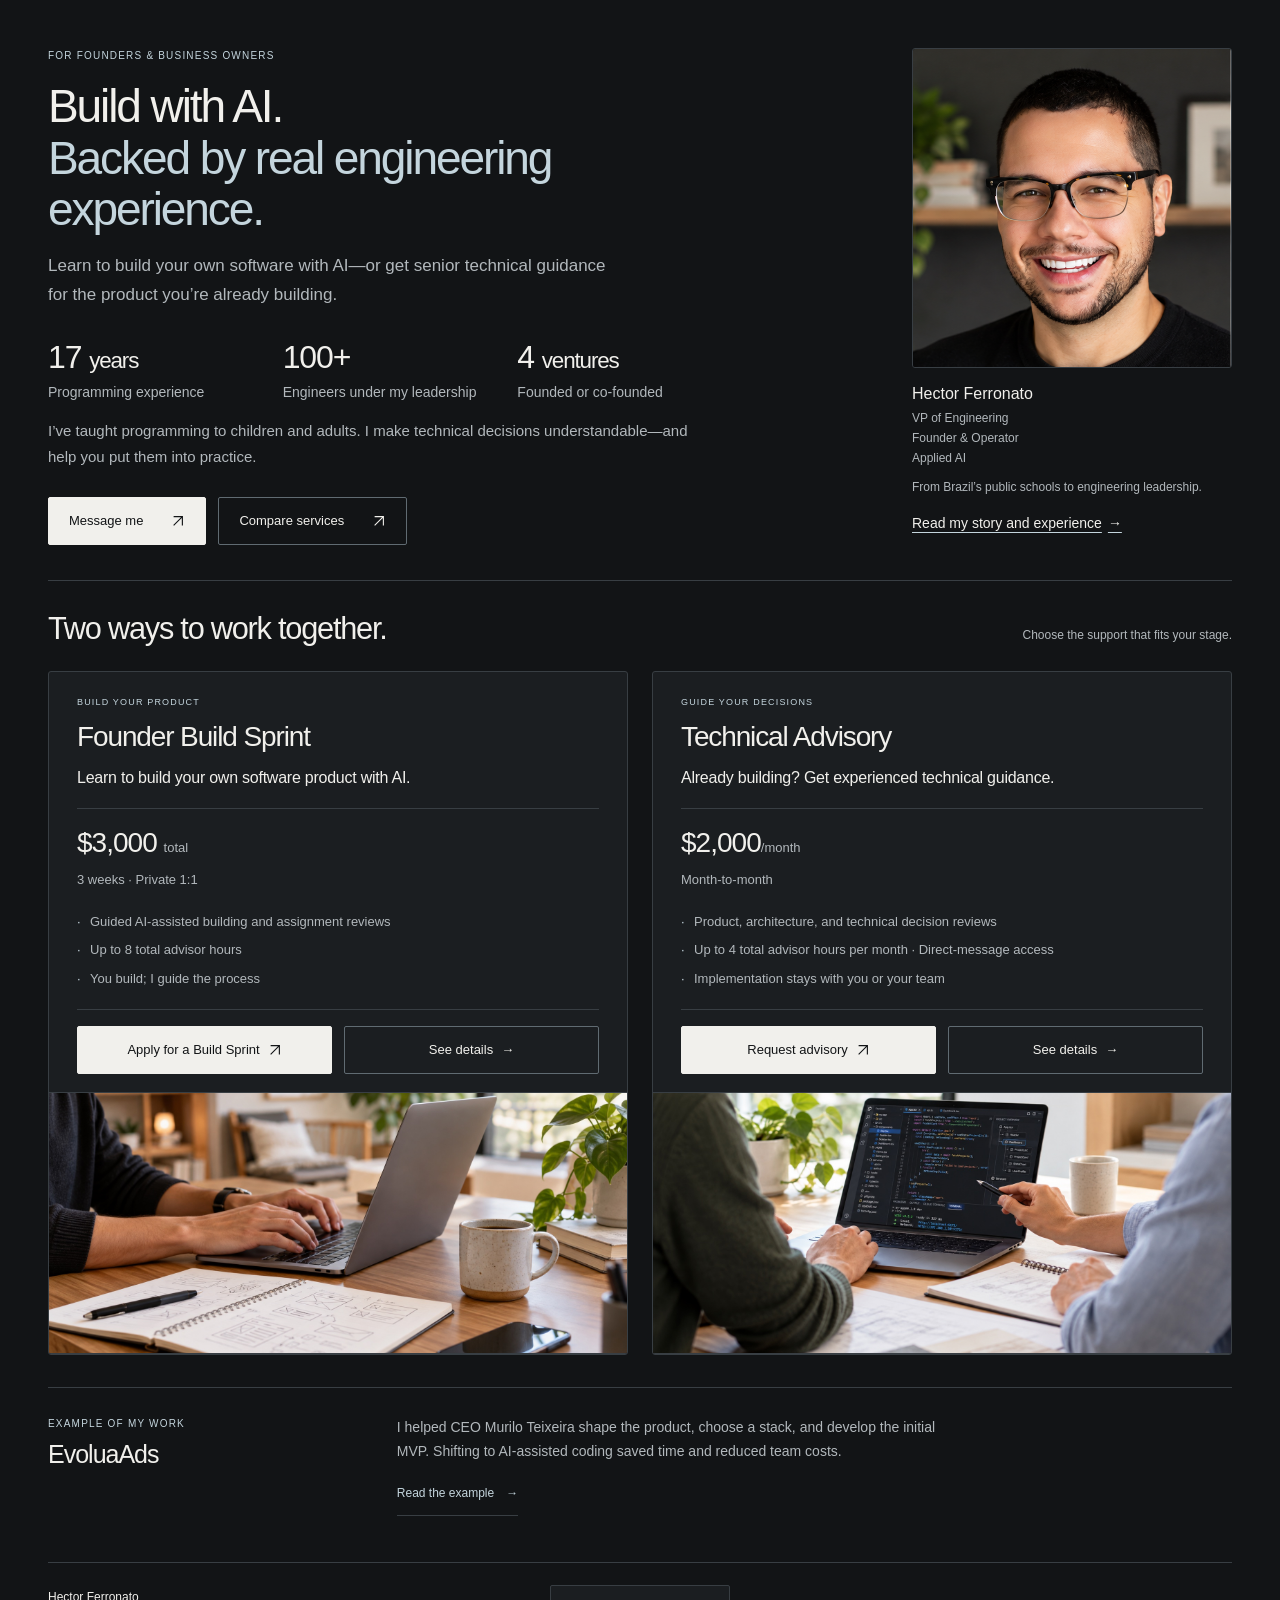
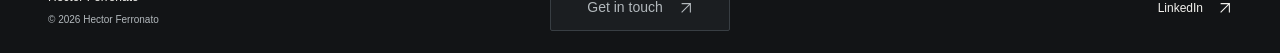
<file: index.html>
<!doctype html><html lang="en"><head><meta charset="utf-8"><meta name="viewport" content="width=device-width, initial-scale=1"><title>Hector Ferronato | Independent Technical Advisory</title><meta name="description" content="Build with AI. Backed by real engineering experience. Founder Build Sprint: $3,000 / 3 weeks. Technical Advisory: $2,000/month. Independent guidance from Hector Ferronato."><meta name="theme-color" content="#121416"><link rel="canonical" href="https://hectorferronato.github.io/tech_advisor_landing_page/"><meta property="og:type" content="website"><meta property="og:title" content="Hector Ferronato | Independent Technical Advisory"><meta property="og:description" content="Build with AI. Backed by real engineering experience. Founder Build Sprint: $3,000 / 3 weeks. Technical Advisory: $2,000/month. Independent guidance from Hector Ferronato."><meta property="og:url" content="https://hectorferronato.github.io/tech_advisor_landing_page/"><meta property="og:image" content="https://hectorferronato.github.io/tech_advisor_landing_page/assets/social.png?v=20261029-pricing-1"><meta name="twitter:card" content="summary_large_image"><link rel="icon" href="assets/favicon.svg" type="image/svg+xml"><link rel="stylesheet" href="assets/style.css?v=20261030-service-portraits-1"><script defer src="assets/config.js?v=20261030-results-1"></script><script defer src="assets/site.js?v=20261030-results-1"></script><script defer src="assets/forms.js?v=20261029-proof-popup-1"></script></head><body class="homepage">
<a class="skip" href="#main">Skip to content</a>
<main id="main" tabindex="-1">
<section class="hero wrap" aria-labelledby="intro-title">
  <div class="hero-layout">
    <div class="hero-message">
      <p class="eyebrow">FOR FOUNDERS &amp; BUSINESS OWNERS</p>
      <h1 id="intro-title">Build with AI.<br><span>Backed by real engineering experience.</span></h1>
      <p class="hero-support">Learn to build your own software with AI—or get senior technical guidance for the product you’re already building.</p>
      <a class="mobile-service-link" href="#services">Choose your service <span aria-hidden="true">↓</span></a>
    </div>
    <figure class="hero-profile">
      <div class="hero-portrait" data-portrait><img src="assets/hector-profile.png?v=20261030-new-portrait-1" alt="Hector Ferronato" width="584" height="887" decoding="async" fetchpriority="high"></div>
      <figcaption><div class="profile-identity"><p>Hector Ferronato</p><span>VP of Engineering<br>Founder &amp; Operator<br>Applied AI</span></div><p class="profile-story">From Brazil’s public schools to engineering leadership.</p><a class="background-link" href="experience.html">Read my story and experience <span aria-hidden="true">→</span></a></figcaption>
    </figure>
    <div class="hero-evidence">
      <!-- User-supplied credentials; update programming years manually. -->
      <ul class="hero-proof" aria-label="Experience at a glance">
        <li><strong>17 <span class="proof-unit">years</span></strong><span class="proof-label">Programming experience</span></li>
        <li><strong>100+</strong><span class="proof-label">Engineers under my leadership</span></li>
        <li><strong>4 <span class="proof-unit">ventures</span></strong><span class="proof-label">Founded or co-founded</span></li>
      </ul>
      <p class="hero-teaching">I’ve taught programming to children and adults. I make technical decisions understandable—and help you put them into practice.</p>
    </div>
    <div class="hero-actions">
      <a class="button" data-inquiry href="https://tally.so/r/Eqq29l" target="_blank" rel="noopener noreferrer">Message me <svg class="arrow-icon" aria-hidden="true" viewBox="0 0 16 16" fill="none"><path d="M3 13 13 3M3 3h10v10" stroke="currentColor" stroke-width="1.25"/></svg></a>
      <a class="button secondary" href="#services">Compare services <svg class="arrow-icon" aria-hidden="true" viewBox="0 0 16 16" fill="none"><path d="M3 13 13 3M3 3h10v10" stroke="currentColor" stroke-width="1.25"/></svg></a>
    </div>
  </div>
</section>
<section class="services wrap" id="services" aria-labelledby="services-title">
  <div class="section-heading"><h2 id="services-title">Two ways to work together.</h2><p>Choose the support that fits your stage.</p></div>
  <nav class="service-jumps" aria-label="Jump to a service">
    <a href="#build-title">Founder Build Sprint <span aria-hidden="true">↓</span></a>
    <a href="#advisory-title">Technical Advisory <span aria-hidden="true">↓</span></a>
  </nav>
  <div class="service-panels">
    <article class="service-panel" aria-labelledby="build-title">
      <div class="panel-heading"><p class="eyebrow">BUILD YOUR PRODUCT</p><h3 id="build-title">Founder Build Sprint</h3></div>
      <p class="service-audience">Learn to build your own software product with AI.</p>
      <div class="engagement"><p class="price">$3,000 <span>total</span></p><p class="engagement-duration">3 weeks · Private 1:1</p></div>
      <ul class="service-scope">
        <li>Guided AI-assisted building and assignment reviews</li>
        <li>Up to 8 total advisor hours</li>
        <li>You build; I guide the process</li>
      </ul>
      <div class="panel-actions">
        <a class="button" data-apply="build" aria-describedby="build-title" href="https://tally.so/r/J11QEz" target="_blank" rel="noopener noreferrer">Apply for a Build Sprint <svg class="arrow-icon" aria-hidden="true" viewBox="0 0 16 16" fill="none"><path d="M3 13 13 3M3 3h10v10" stroke="currentColor" stroke-width="1.25"/></svg></a>
        <a class="button secondary panel-details" aria-describedby="build-title" href="founder-build-sprint.html">See details <span aria-hidden="true">→</span></a>
      </div>
      <div class="service-photo-frame" data-service-media="build"><img class="service-photo" data-service-image="build" src="assets/hector-building.jpg?v=20261030-service-images-1" alt="AI-generated illustrative scene of hands working on a laptop beside product sketches" width="1672" height="941" loading="lazy" decoding="async"></div>
    </article>
    <article class="service-panel" aria-labelledby="advisory-title">
      <div class="panel-heading"><p class="eyebrow">GUIDE YOUR DECISIONS</p><h3 id="advisory-title">Technical Advisory</h3></div>
      <p class="service-audience">Already building? Get experienced technical guidance.</p>
      <div class="engagement"><p class="price">$2,000<span>/month</span></p><p class="engagement-duration">Month-to-month</p></div>
      <ul class="service-scope">
        <li>Product, architecture, and technical decision reviews</li>
        <li>Up to 4 total advisor hours per month · Direct-message access</li>
        <li>Implementation stays with you or your team</li>
      </ul>
      <div class="panel-actions">
        <a class="button" data-apply="advisory" aria-describedby="advisory-title" href="https://tally.so/r/DqqjEj" target="_blank" rel="noopener noreferrer">Request advisory <svg class="arrow-icon" aria-hidden="true" viewBox="0 0 16 16" fill="none"><path d="M3 13 13 3M3 3h10v10" stroke="currentColor" stroke-width="1.25"/></svg></a>
        <a class="button secondary panel-details" aria-describedby="advisory-title" href="technical-advisory.html">See details <span aria-hidden="true">→</span></a>
      </div>
      <div class="service-photo-frame" data-service-media="advisory"><img class="service-photo" data-service-image="advisory" src="assets/hector-advisory.jpg?v=20261030-results-1" alt="AI-generated illustrative scene of two people reviewing software code on a laptop" width="1672" height="941" loading="lazy" decoding="async"></div>
    </article>
  </div>
  <aside class="work-example" aria-labelledby="home-example-title">
    <div><p class="eyebrow">EXAMPLE OF MY WORK</p><h3 id="home-example-title">EvoluaAds</h3></div>
    <div><p>I helped CEO Murilo Teixeira shape the product, choose a stack, and develop the initial MVP. Shifting to AI-assisted coding saved time and reduced team costs.</p><a class="text-link" href="technical-advisory.html#evoluaads">Read the example <span aria-hidden="true">→</span></a></div>
  </aside>
</section>
</main>
<footer class="footer wrap" id="contact">
  <div class="footer-meta"><div class="footer-identity"><a href="index.html">Hector Ferronato</a><span>© 2026 Hector Ferronato</span></div>
    <a class="button footer-contact" data-contact href="https://tally.so/r/Eqq29l" target="_blank" rel="noopener noreferrer">Get in touch <svg class="arrow-icon" aria-hidden="true" viewBox="0 0 16 16" fill="none"><path d="M3 13 13 3M3 3h10v10" stroke="currentColor" stroke-width="1.25"/></svg></a>
  <nav aria-label="Contact"><a href="https://www.linkedin.com/in/hectorferronato/">LinkedIn <svg class="arrow-icon" aria-hidden="true" viewBox="0 0 16 16" fill="none"><path d="M3 13 13 3M3 3h10v10" stroke="currentColor" stroke-width="1.25"/></svg></a></nav></div>
</footer>
</body>
</html>
</file>
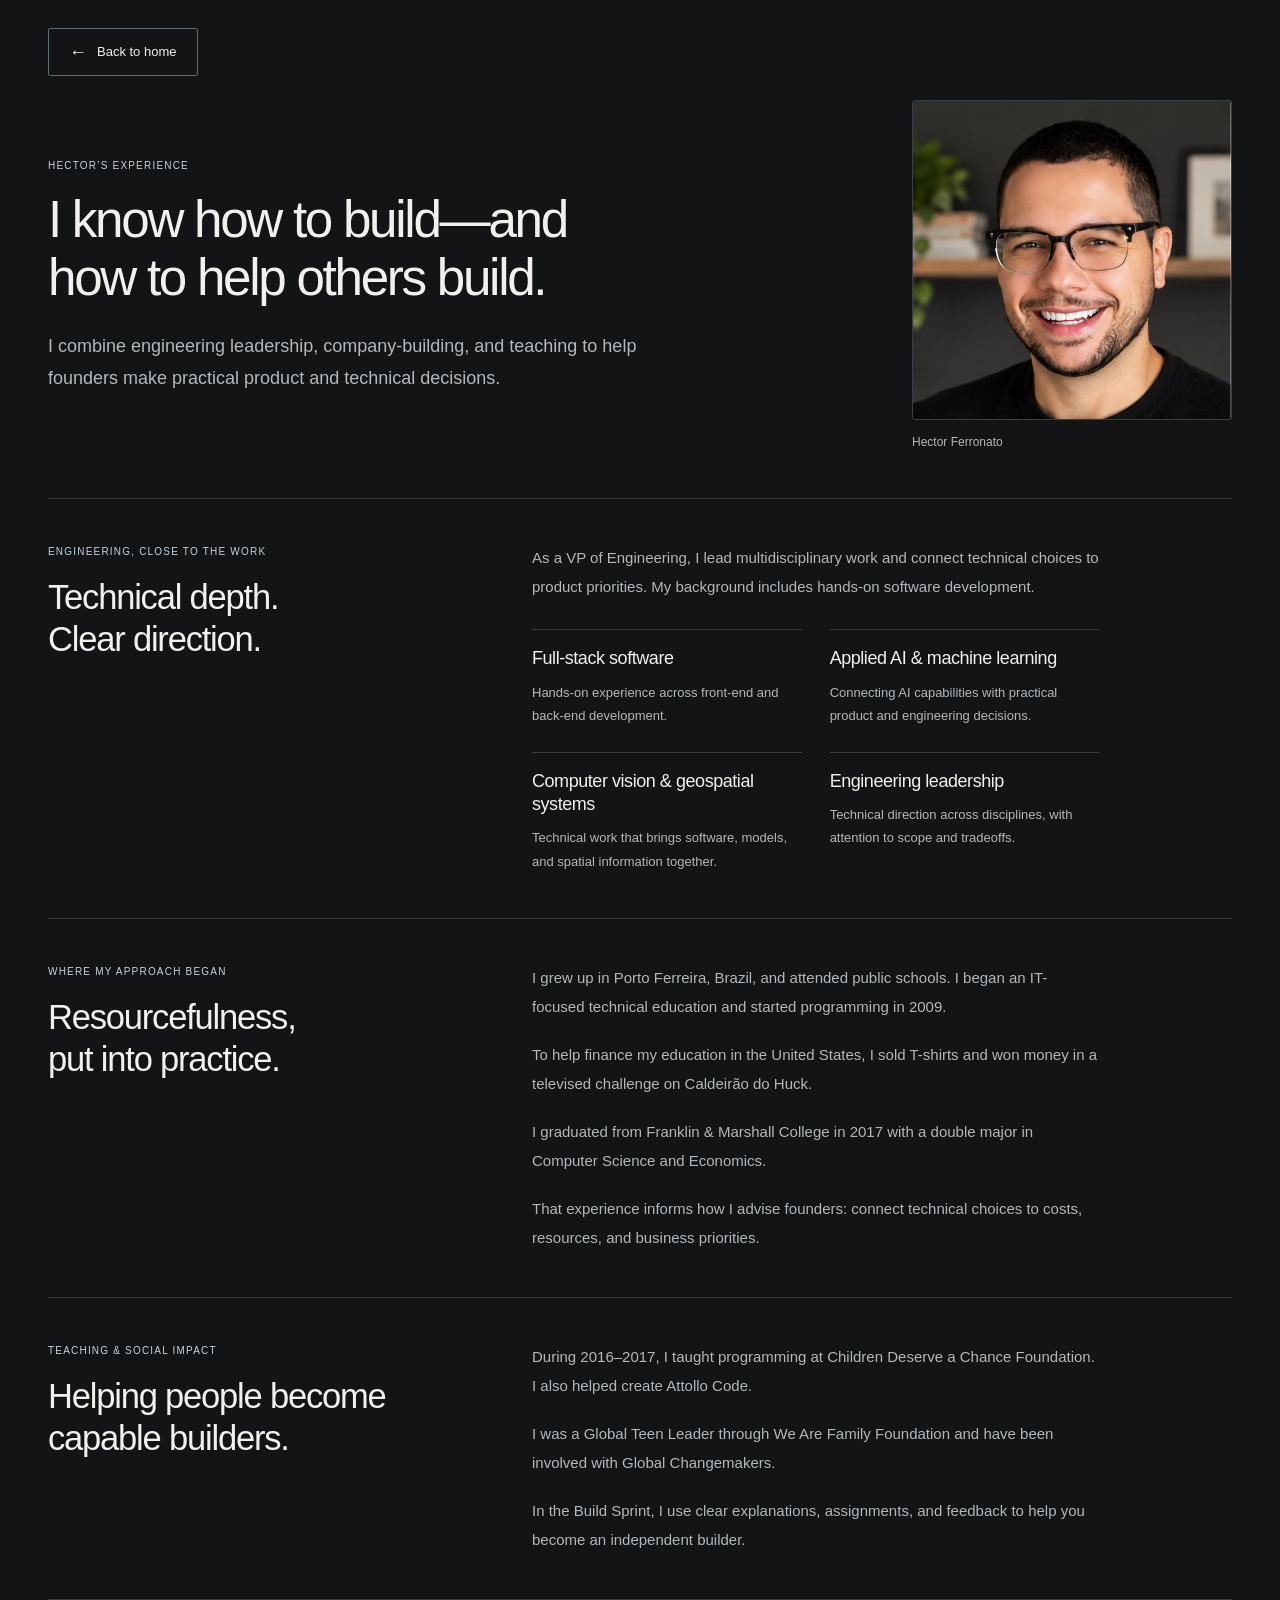
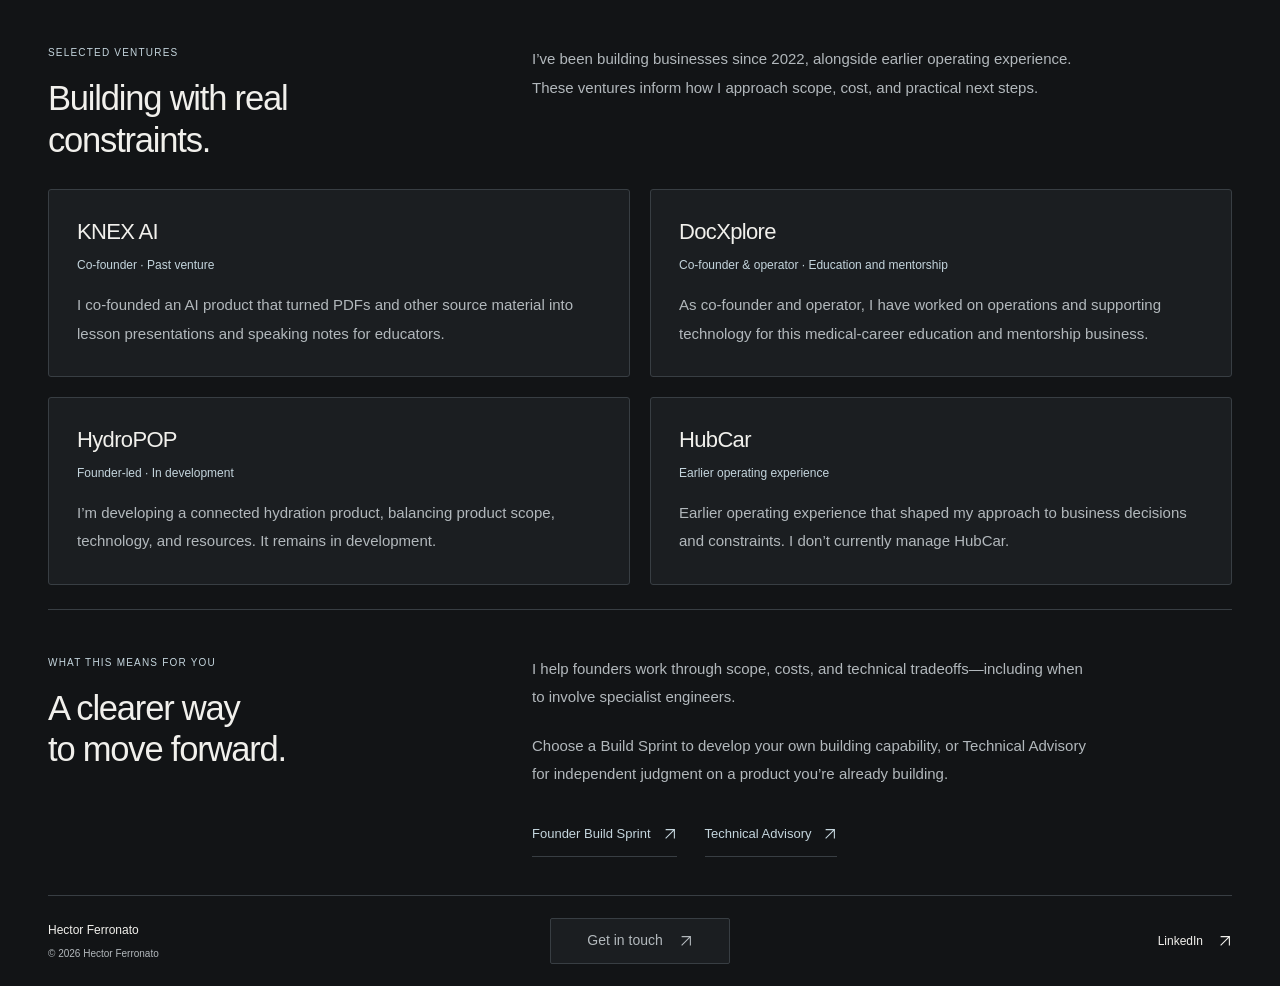
<file: experience.html>
<!doctype html><html lang="en"><head><meta charset="utf-8"><meta name="viewport" content="width=device-width, initial-scale=1"><title>Hector Ferronato | Engineering, Building &amp; Teaching</title><meta name="description" content="I combine engineering leadership, founder/operator experience, and teaching to help founders build independently and make informed technical decisions."><meta name="theme-color" content="#121416"><link rel="canonical" href="https://hectorferronato.github.io/tech_advisor_landing_page/experience.html"><meta property="og:type" content="website"><meta property="og:title" content="Hector Ferronato | Engineering, Building &amp; Teaching"><meta property="og:description" content="I combine engineering leadership, founder/operator experience, and teaching to help founders build independently and make informed technical decisions."><meta property="og:url" content="https://hectorferronato.github.io/tech_advisor_landing_page/experience.html"><meta property="og:image" content="https://hectorferronato.github.io/tech_advisor_landing_page/assets/hector-profile.png?v=20261030-new-portrait-1"><meta property="og:image:alt" content="Hector Ferronato"><meta name="twitter:card" content="summary"><link rel="icon" href="assets/favicon.svg" type="image/svg+xml"><link rel="stylesheet" href="assets/style.css?v=20261030-service-portraits-1"><script defer src="assets/config.js?v=20261030-results-1"></script><script defer src="assets/site.js?v=20261030-results-1"></script><link rel="stylesheet" href="assets/experience.css?v=20261030-venture-cards-1"><script defer src="assets/forms.js?v=20261029-proof-popup-1"></script></head><body class="experience-page">
<a class="skip" href="#main">Skip to content</a>
<main id="main" tabindex="-1">

<section class="exp-intro wrap" aria-labelledby="experience-title">
  <a class="button secondary breadcrumb" href="index.html"><span aria-hidden="true">←</span>Back to home</a>
  <div class="exp-intro-grid">
    <div class="exp-intro-copy">
      <p class="eyebrow">HECTOR’S EXPERIENCE</p>
      <h1 id="experience-title">I know how to build—and how to help others build.</h1>
      <p class="exp-lead">I combine engineering leadership, company-building, and teaching to help founders make practical product and technical decisions.</p>
      <nav class="page-jumps" aria-label="Explore experience"><a href="index.html#services">Choose a service →</a><a href="#story-title">My story ↓</a><a href="#ventures-title">Ventures ↓</a></nav>
    </div>
    <figure class="exp-portrait">
      <div data-portrait><img src="assets/hector-profile.png?v=20261030-new-portrait-1" alt="Hector Ferronato" width="584" height="887" decoding="async"></div>
      <figcaption>Hector Ferronato</figcaption>
    </figure>
  </div>
</section>

<section class="exp-section exp-engineering wrap" aria-labelledby="engineering-title">
  <div class="exp-section-heading">
    <p class="eyebrow">ENGINEERING, CLOSE TO THE WORK</p>
    <h2 id="engineering-title">Technical depth.<br>Clear direction.</h2>
  </div>
  <div class="exp-reading">
    <p>As a VP of Engineering, I lead multidisciplinary work and connect technical choices to product priorities. My background includes hands-on software development.</p>
    <ul class="exp-domains" aria-label="Engineering domains">
      <li><h3>Full-stack software</h3><p>Hands-on experience across front-end and back-end development.</p></li>
      <li><h3>Applied AI &amp; machine learning</h3><p>Connecting AI capabilities with practical product and engineering decisions.</p></li>
      <li><h3>Computer vision &amp; geospatial systems</h3><p>Technical work that brings software, models, and spatial information together.</p></li>
      <li><h3>Engineering leadership</h3><p>Technical direction across disciplines, with attention to scope and tradeoffs.</p></li>
    </ul>
  </div>
</section>

<section class="exp-section wrap" aria-labelledby="story-title">
  <div class="exp-section-heading">
    <p class="eyebrow">WHERE MY APPROACH BEGAN</p>
    <h2 id="story-title">Resourcefulness,<br>put into practice.</h2>
  </div>
  <div class="exp-reading">
    <p>I grew up in Porto Ferreira, Brazil, and attended public schools. I began an IT-focused technical education and started programming in 2009.</p>
    <p>To help finance my education in the United States, I sold T-shirts and won money in a televised challenge on <span lang="pt-BR">Caldeirão do Huck</span>.</p>
    <p>I graduated from Franklin &amp; Marshall College in 2017 with a double major in Computer Science and Economics.</p>
    <p>That experience informs how I advise founders: connect technical choices to costs, resources, and business priorities.</p>
  </div>
</section>

<section class="exp-section wrap" aria-labelledby="teaching-title">
  <div class="exp-section-heading">
    <p class="eyebrow">TEACHING &amp; SOCIAL IMPACT</p>
    <h2 id="teaching-title">Helping people become capable builders.</h2>
  </div>
  <div class="exp-reading">
    <p>During 2016–2017, I taught programming at Children Deserve a Chance Foundation. I also helped create Attollo Code.</p>
    <p>I was a Global Teen Leader through We Are Family Foundation and have been involved with Global Changemakers.</p>
    <p>In the Build Sprint, I use clear explanations, assignments, and feedback to help you become an independent builder.</p>
  </div>
</section>

<section class="exp-ventures wrap" aria-labelledby="ventures-title">
  <div class="exp-ventures-heading">
    <div><p class="eyebrow">SELECTED VENTURES</p><h2 id="ventures-title">Building with real constraints.</h2></div>
    <p>I’ve been building businesses since 2022, alongside earlier operating experience. These ventures inform how I approach scope, cost, and practical next steps.</p>
  </div>
  <div class="exp-venture-list">
    <article class="exp-venture" aria-labelledby="knex-title">
      <div><h3 id="knex-title">KNEX AI</h3><p class="exp-venture-role">Co-founder · Past venture</p></div>
      <p>I co-founded an AI product that turned PDFs and other source material into lesson presentations and speaking notes for educators.</p>
    </article>
    <article class="exp-venture" aria-labelledby="docxplore-title">
      <div><h3 id="docxplore-title">DocXplore</h3><p class="exp-venture-role">Co-founder &amp; operator · Education and mentorship</p></div>
      <p>As co-founder and operator, I have worked on operations and supporting technology for this medical-career education and mentorship business.</p>
    </article>
    <article class="exp-venture" aria-labelledby="hydropop-title">
      <div><h3 id="hydropop-title">HydroPOP</h3><p class="exp-venture-role">Founder-led · In development</p></div>
      <p>I’m developing a connected hydration product, balancing product scope, technology, and resources. It remains in development.</p>
    </article>
    <article class="exp-venture" aria-labelledby="hubcar-title">
      <div><h3 id="hubcar-title">HubCar</h3><p class="exp-venture-role">Earlier operating experience</p></div>
      <p>Earlier operating experience that shaped my approach to business decisions and constraints. I don’t currently manage HubCar.</p>
    </article>
  </div>
</section>

<section class="exp-section exp-relevance wrap" aria-labelledby="relevance-title">
  <div class="exp-section-heading">
    <p class="eyebrow">WHAT THIS MEANS FOR YOU</p>
    <h2 id="relevance-title">A clearer way<br>to move forward.</h2>
  </div>
  <div class="exp-reading">
    <p>I help founders work through scope, costs, and technical tradeoffs—including when to involve specialist engineers.</p>
    <p>Choose a Build Sprint to develop your own building capability, or Technical Advisory for independent judgment on a product you’re already building.</p>
    <div class="exp-service-links">
      <a class="text-link" href="founder-build-sprint.html">Founder Build Sprint <svg class="arrow-icon" aria-hidden="true" viewBox="0 0 16 16" fill="none"><path d="M3 13 13 3M3 3h10v10" stroke="currentColor" stroke-width="1.25"/></svg></a>
      <a class="text-link" href="technical-advisory.html">Technical Advisory <svg class="arrow-icon" aria-hidden="true" viewBox="0 0 16 16" fill="none"><path d="M3 13 13 3M3 3h10v10" stroke="currentColor" stroke-width="1.25"/></svg></a>
    </div>
  </div>
</section>

</main>
<footer class="footer wrap" id="contact">
  <div class="footer-meta"><div class="footer-identity"><a href="index.html">Hector Ferronato</a><span>© 2026 Hector Ferronato</span></div>
    <a class="button footer-contact" data-contact href="https://tally.so/r/Eqq29l" target="_blank" rel="noopener noreferrer">Get in touch <svg class="arrow-icon" aria-hidden="true" viewBox="0 0 16 16" fill="none"><path d="M3 13 13 3M3 3h10v10" stroke="currentColor" stroke-width="1.25"/></svg></a>
  <nav aria-label="Contact"><a href="https://www.linkedin.com/in/hectorferronato/">LinkedIn <svg class="arrow-icon" aria-hidden="true" viewBox="0 0 16 16" fill="none"><path d="M3 13 13 3M3 3h10v10" stroke="currentColor" stroke-width="1.25"/></svg></a></nav></div>
</footer>
</body>
</html>
</file>
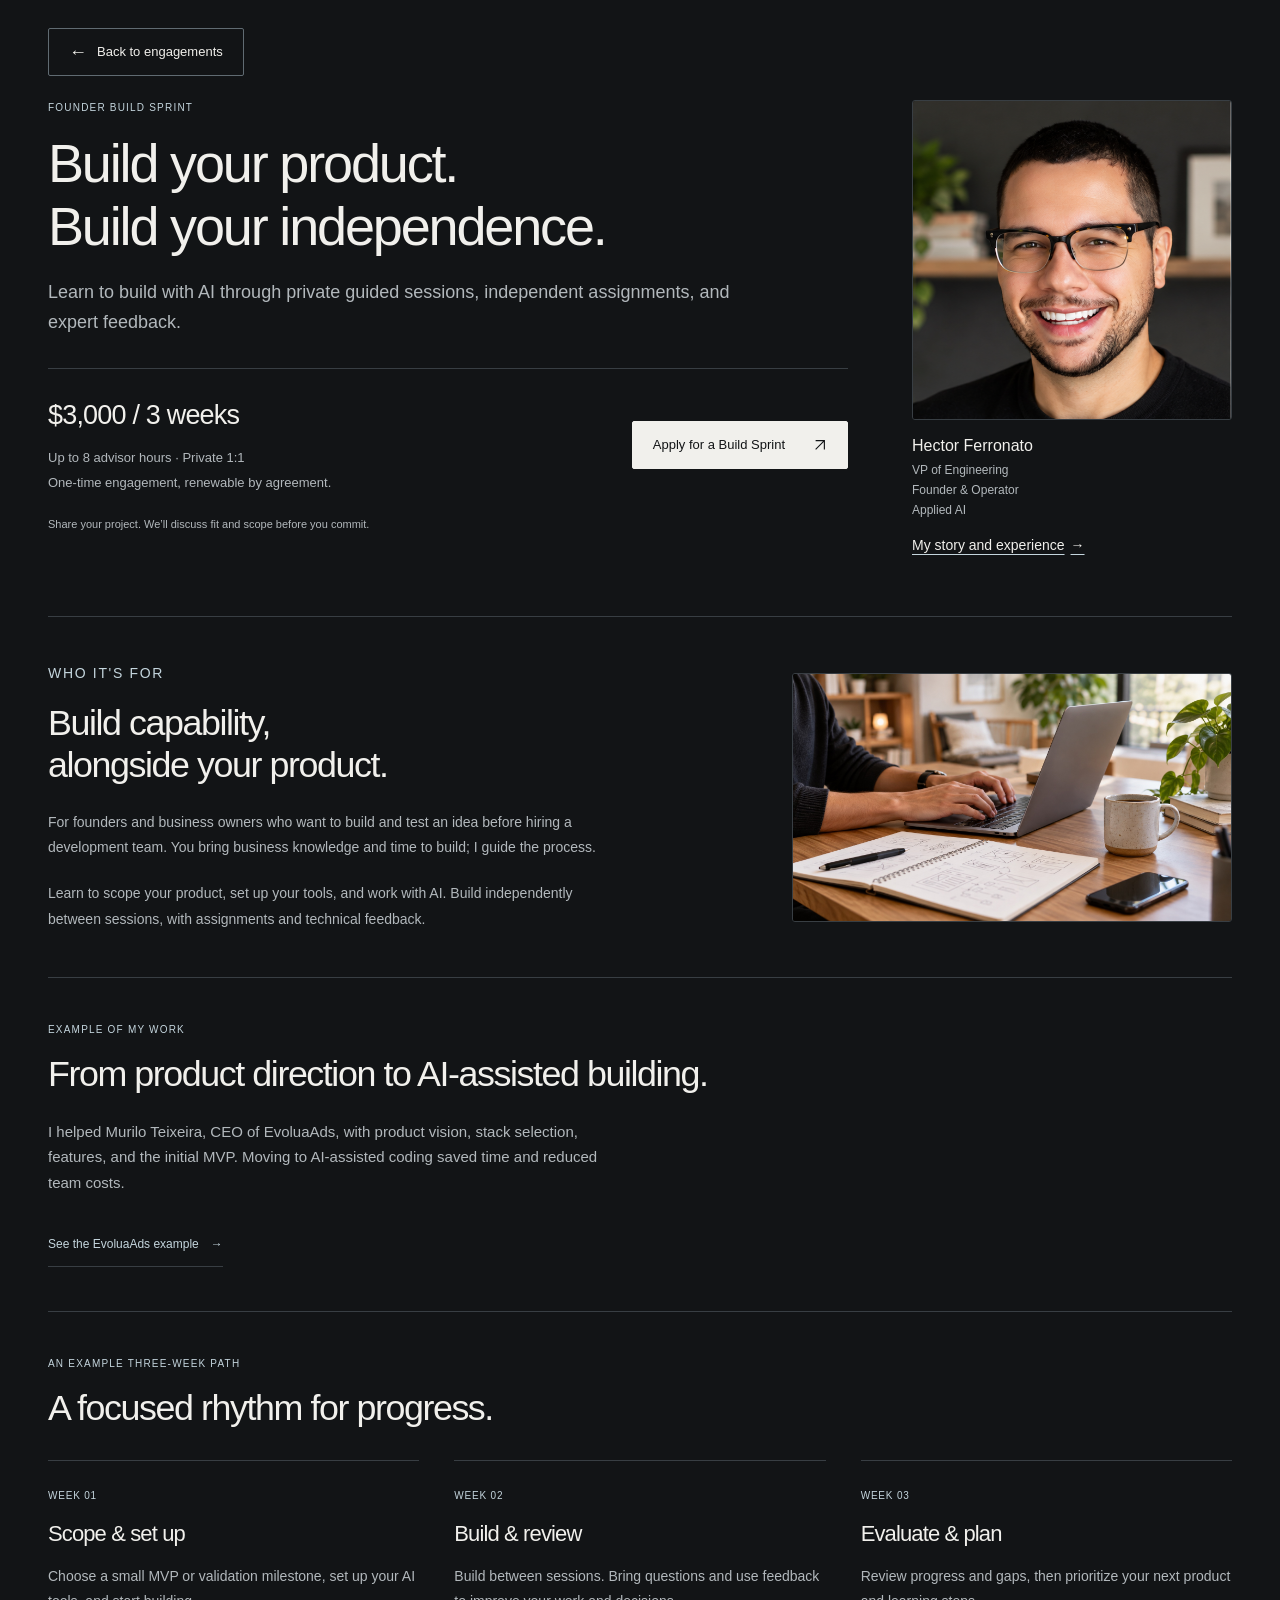
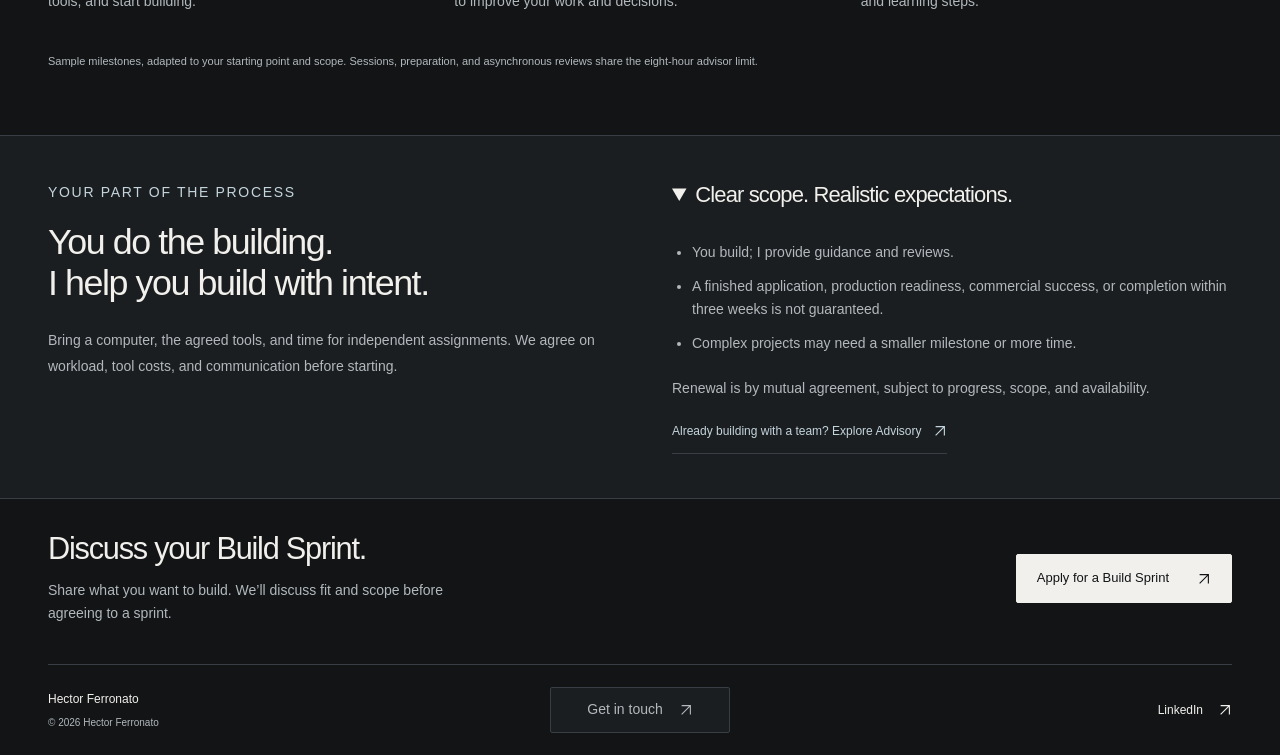
<file: founder-build-sprint.html>
<!doctype html><html lang="en"><head><meta charset="utf-8"><meta name="viewport" content="width=device-width, initial-scale=1"><title>Founder Build Sprint | Hector Ferronato</title><meta name="description" content="Founder Build Sprint: $3,000 / 3 weeks, up to 8 advisor hours. Learn to build your own product with AI through private guidance and independent assignments."><meta name="theme-color" content="#121416"><link rel="canonical" href="https://hectorferronato.github.io/tech_advisor_landing_page/founder-build-sprint.html"><meta property="og:type" content="website"><meta property="og:title" content="Founder Build Sprint | Hector Ferronato"><meta property="og:description" content="Founder Build Sprint: $3,000 / 3 weeks, up to 8 advisor hours. Learn to build your own product with AI through private guidance and independent assignments."><meta property="og:url" content="https://hectorferronato.github.io/tech_advisor_landing_page/founder-build-sprint.html"><meta property="og:image" content="https://hectorferronato.github.io/tech_advisor_landing_page/assets/social.png?v=20261029-pricing-1"><meta name="twitter:card" content="summary_large_image"><link rel="icon" href="assets/favicon.svg" type="image/svg+xml"><link rel="stylesheet" href="assets/style.css?v=20261030-service-portraits-1"><script defer src="assets/config.js?v=20261030-results-1"></script><script defer src="assets/site.js?v=20261030-results-1"></script><script defer src="assets/forms.js?v=20261029-proof-popup-1"></script></head><body class="detail-page">
<a class="skip" href="#main">Skip to content</a>
<main id="main" tabindex="-1">
<section class="service-intro wrap" aria-labelledby="service-title">
  <a class="button secondary breadcrumb" href="index.html#services"><span aria-hidden="true">←</span>Back to engagements</a>
  <div class="service-hero-layout">
  <div class="service-hero-copy">
  <p class="eyebrow">Founder Build Sprint</p>
  <h1 id="service-title">Build your product.<br>Build your independence.</h1>
  <p class="lead">Learn to build with AI through private guided sessions, independent assignments, and expert feedback.</p>
  </div>
  <figure class="hero-profile service-profile">
    <div class="hero-portrait" data-portrait><img src="assets/hector-profile.png?v=20261030-new-portrait-1" alt="Hector Ferronato" width="584" height="887" decoding="async" fetchpriority="high"></div>
    <figcaption><div class="profile-identity"><p>Hector Ferronato</p><span>VP of Engineering<br>Founder &amp; Operator<br>Applied AI</span></div><a class="background-link" href="experience.html">My story and experience <span aria-hidden="true">→</span></a></figcaption>
  </figure>
  <div class="service-offer"><div><p class="offer-price">$3,000 / 3 weeks</p><p>Up to 8 advisor hours · Private 1:1</p><p>One-time engagement, renewable by agreement.</p></div><a class="button" data-apply="build" href="https://tally.so/r/J11QEz" target="_blank" rel="noopener noreferrer">Apply for a Build Sprint <svg class="arrow-icon" aria-hidden="true" viewBox="0 0 16 16" fill="none"><path d="M3 13 13 3M3 3h10v10" stroke="currentColor" stroke-width="1.25"/></svg></a></div>
  <p class="contact-note" data-contact-note>Share your project. We’ll discuss fit and scope before you commit.</p>
<nav class="page-jumps" aria-label="On this page"><a href="#sprint-path">Three-week path ↓</a><a href="#sprint-scope">Your part &amp; scope ↓</a></nav>
  </div>
</section>
<section class="detail-section wrap detail-grid"><div><p class="eyebrow">WHO IT'S FOR</p><h2>Build capability,<br>alongside your product.</h2><p>For founders and business owners who want to build and test an idea before hiring a development team. You bring business knowledge and time to build; I guide the process.</p><p>Learn to scope your product, set up your tools, and work with AI. Build independently between sessions, with assignments and technical feedback.</p></div><div class="detail-media" data-service-media="build"><img class="service-photo" data-service-image="build" src="assets/hector-building.jpg?v=20261030-service-images-1" alt="AI-generated illustrative scene of hands working on a laptop beside product sketches" width="1672" height="941" loading="lazy" decoding="async"></div></section>
<section class="detail-section wrap case-example" aria-labelledby="sprint-example-title">
  <p class="eyebrow">EXAMPLE OF MY WORK</p>
  <h2 id="sprint-example-title">From product direction to AI-assisted building.</h2>
  <p>I helped Murilo Teixeira, CEO of EvoluaAds, with product vision, stack selection, features, and the initial MVP. Moving to AI-assisted coding saved time and reduced team costs.</p>
  <a class="text-link" href="technical-advisory.html#evoluaads">See the EvoluaAds example <span aria-hidden="true">→</span></a>
</section>
<section class="detail-section wrap" id="sprint-path"><p class="eyebrow">AN EXAMPLE THREE-WEEK PATH</p><h2>A focused rhythm for progress.</h2><div class="three-columns"><article><span class="step">WEEK 01</span><h3>Scope &amp; set up</h3><p>Choose a small MVP or validation milestone, set up your AI tools, and start building.</p></article><article><span class="step">WEEK 02</span><h3>Build &amp; review</h3><p>Build between sessions. Bring questions and use feedback to improve your work and decisions.</p></article><article><span class="step">WEEK 03</span><h3>Evaluate &amp; plan</h3><p>Review progress and gaps, then prioritize your next product and learning steps.</p></article></div><p class="fine">Sample milestones, adapted to your starting point and scope. Sessions, preparation, and asynchronous reviews share the eight-hour advisor limit.</p></section>
<section class="scope-band" id="sprint-scope"><div class="detail-section wrap detail-grid"><div><p class="eyebrow">YOUR PART OF THE PROCESS</p><h2>You do the building.<br>I help you build with intent.</h2><p>Bring a computer, the agreed tools, and time for independent assignments. We agree on workload, tool costs, and communication before starting.</p></div><div><details class="scope-details" open><summary>Clear scope. Realistic expectations.</summary><ul class="reading-list"><li>You build; I provide guidance and reviews.</li><li>A finished application, production readiness, commercial success, or completion within three weeks is not guaranteed.</li><li>Complex projects may need a smaller milestone or more time.</li></ul><p>Renewal is by mutual agreement, subject to progress, scope, and availability.</p></details><a class="text-link" href="technical-advisory.html">Already building with a team? Explore Advisory <svg class="arrow-icon" aria-hidden="true" viewBox="0 0 16 16" fill="none"><path d="M3 13 13 3M3 3h10v10" stroke="currentColor" stroke-width="1.3"/></svg></a></div></div></section>
<section class="inquiry-next wrap" aria-labelledby="next-inquiry-title">
  <div><h2 id="next-inquiry-title">Discuss your Build Sprint.</h2><p>Share what you want to build. We’ll discuss fit and scope before agreeing to a sprint.</p></div>
  <a class="button" data-apply="build" href="https://tally.so/r/J11QEz" target="_blank" rel="noopener noreferrer">Apply for a Build Sprint <svg class="arrow-icon" aria-hidden="true" viewBox="0 0 16 16" fill="none"><path d="M3 13 13 3M3 3h10v10" stroke="currentColor" stroke-width="1.25"/></svg></a>
</section>
</main>
<footer class="footer wrap" id="contact">
  <div class="footer-meta"><div class="footer-identity"><a href="index.html">Hector Ferronato</a><span>© 2026 Hector Ferronato</span></div>
    <a class="button footer-contact" data-contact href="https://tally.so/r/Eqq29l" target="_blank" rel="noopener noreferrer">Get in touch <svg class="arrow-icon" aria-hidden="true" viewBox="0 0 16 16" fill="none"><path d="M3 13 13 3M3 3h10v10" stroke="currentColor" stroke-width="1.25"/></svg></a>
  <nav aria-label="Contact"><a href="https://www.linkedin.com/in/hectorferronato/">LinkedIn <svg class="arrow-icon" aria-hidden="true" viewBox="0 0 16 16" fill="none"><path d="M3 13 13 3M3 3h10v10" stroke="currentColor" stroke-width="1.25"/></svg></a></nav></div>
</footer>
</body>
</html>
</file>
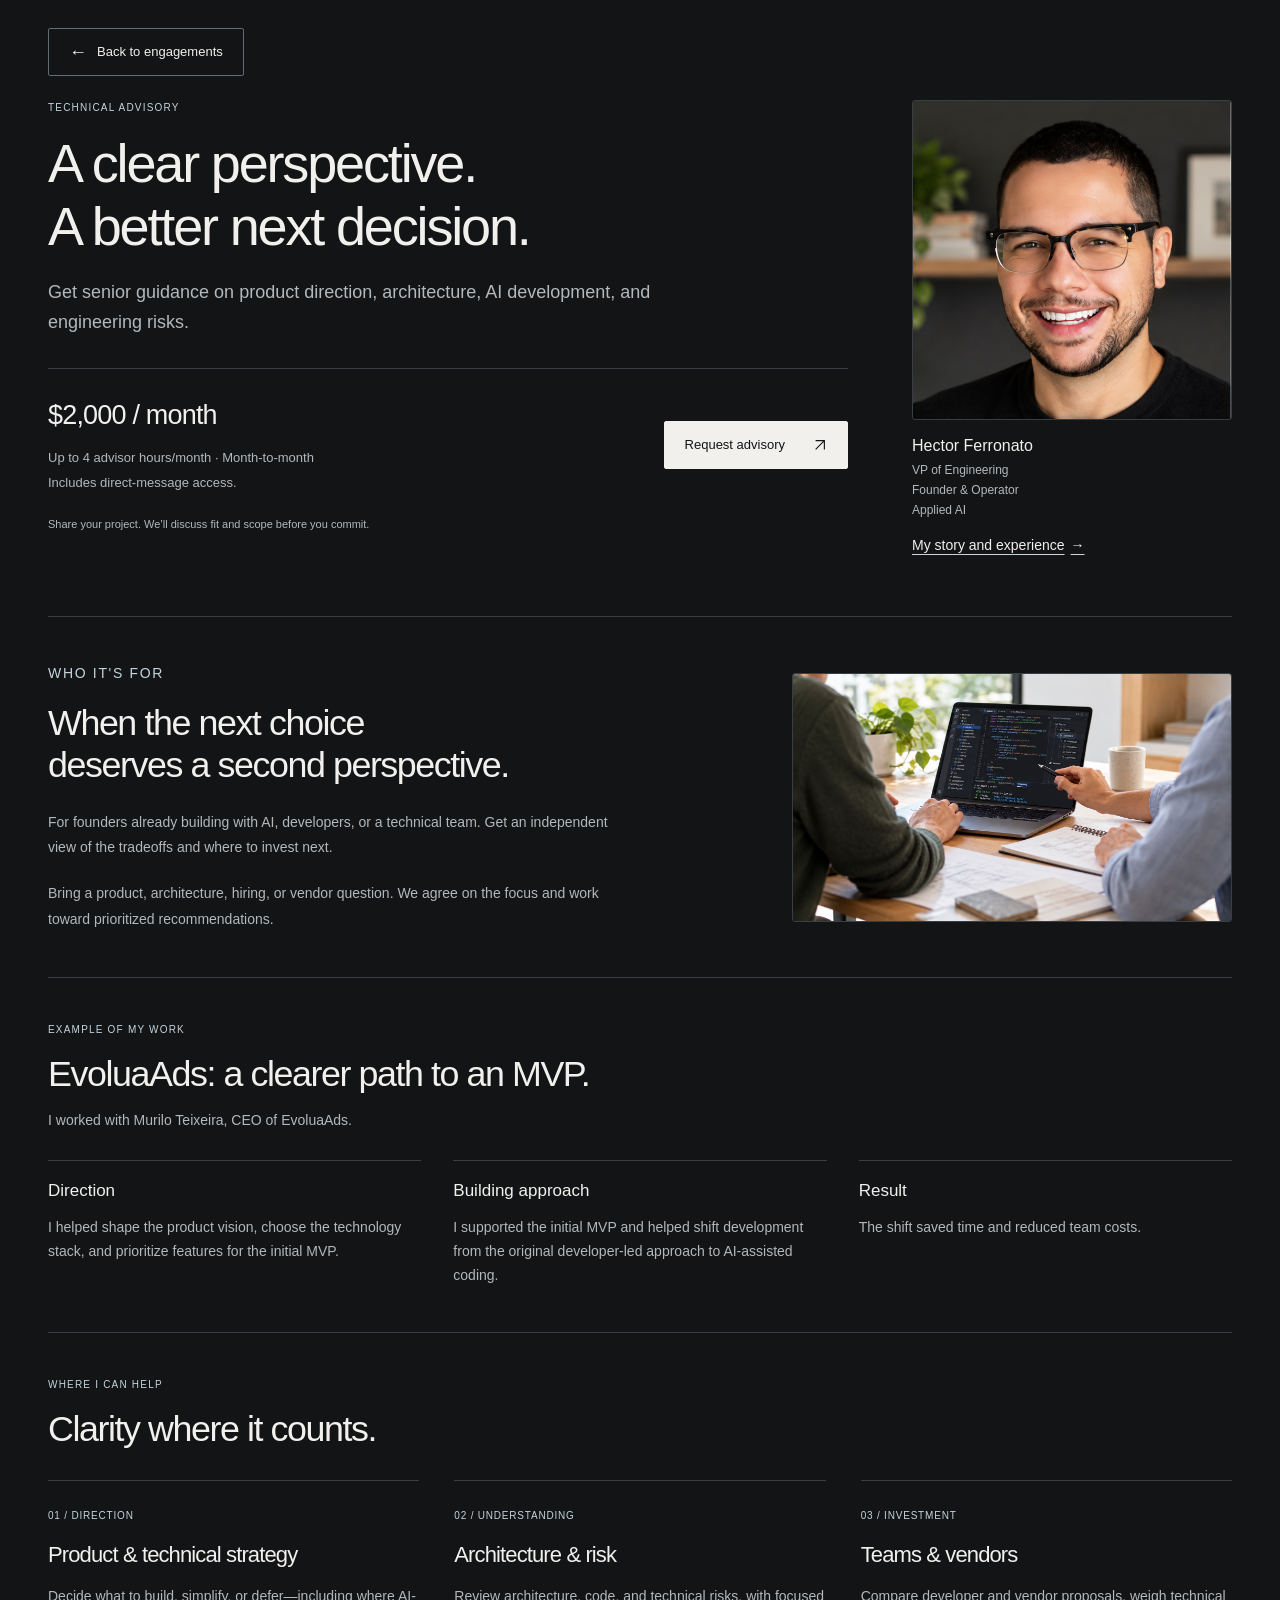
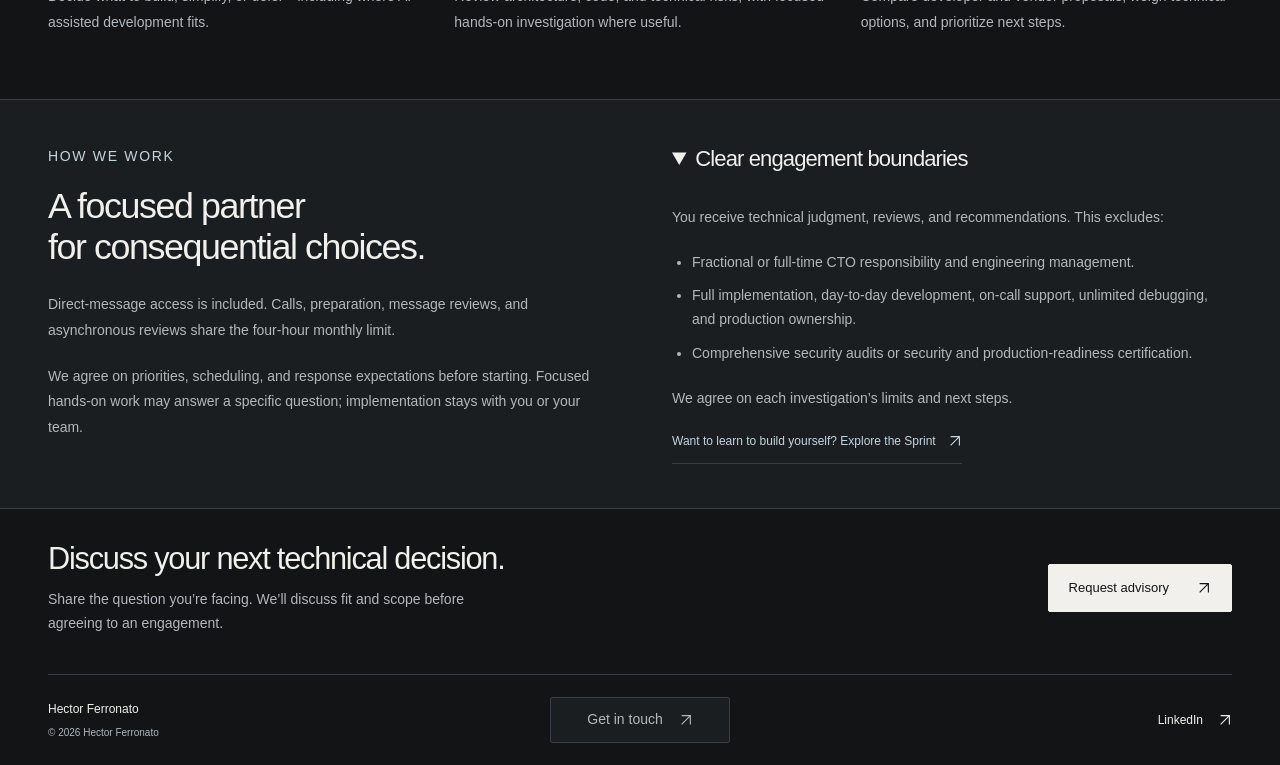
<file: technical-advisory.html>
<!doctype html><html lang="en"><head><meta charset="utf-8"><meta name="viewport" content="width=device-width, initial-scale=1"><title>Technical Advisory | Hector Ferronato</title><meta name="description" content="Technical Advisory: $2,000/month, up to 4 advisor hours monthly and direct-message access. Independent senior guidance, reviews, and recommendations."><meta name="theme-color" content="#121416"><link rel="canonical" href="https://hectorferronato.github.io/tech_advisor_landing_page/technical-advisory.html"><meta property="og:type" content="website"><meta property="og:title" content="Technical Advisory | Hector Ferronato"><meta property="og:description" content="Technical Advisory: $2,000/month, up to 4 advisor hours monthly and direct-message access. Independent senior guidance, reviews, and recommendations."><meta property="og:url" content="https://hectorferronato.github.io/tech_advisor_landing_page/technical-advisory.html"><meta property="og:image" content="https://hectorferronato.github.io/tech_advisor_landing_page/assets/social.png?v=20261029-pricing-1"><meta name="twitter:card" content="summary_large_image"><link rel="icon" href="assets/favicon.svg" type="image/svg+xml"><link rel="stylesheet" href="assets/style.css?v=20261030-service-portraits-1"><script defer src="assets/config.js?v=20261030-results-1"></script><script defer src="assets/site.js?v=20261030-results-1"></script><script defer src="assets/forms.js?v=20261029-proof-popup-1"></script></head><body class="detail-page">
<a class="skip" href="#main">Skip to content</a>
<main id="main" tabindex="-1">
<section class="service-intro wrap" aria-labelledby="service-title">
  <a class="button secondary breadcrumb" href="index.html#services"><span aria-hidden="true">←</span>Back to engagements</a>
  <div class="service-hero-layout">
  <div class="service-hero-copy">
  <p class="eyebrow">Technical Advisory</p>
  <h1 id="service-title">A clear perspective.<br>A better next decision.</h1>
  <p class="lead">Get senior guidance on product direction, architecture, AI development, and engineering risks.</p>
  </div>
  <figure class="hero-profile service-profile">
    <div class="hero-portrait" data-portrait><img src="assets/hector-profile.png?v=20261030-new-portrait-1" alt="Hector Ferronato" width="584" height="887" decoding="async" fetchpriority="high"></div>
    <figcaption><div class="profile-identity"><p>Hector Ferronato</p><span>VP of Engineering<br>Founder &amp; Operator<br>Applied AI</span></div><a class="background-link" href="experience.html">My story and experience <span aria-hidden="true">→</span></a></figcaption>
  </figure>
  <div class="service-offer"><div><p class="offer-price">$2,000 / month</p><p>Up to 4 advisor hours/month · Month-to-month</p><p>Includes direct-message access.</p></div><a class="button" data-apply="advisory" href="https://tally.so/r/DqqjEj" target="_blank" rel="noopener noreferrer">Request advisory <svg class="arrow-icon" aria-hidden="true" viewBox="0 0 16 16" fill="none"><path d="M3 13 13 3M3 3h10v10" stroke="currentColor" stroke-width="1.25"/></svg></a></div>
  <p class="contact-note" data-contact-note>Share your project. We’ll discuss fit and scope before you commit.</p>
<nav class="page-jumps" aria-label="On this page"><a href="#evoluaads">Example result ↓</a><a href="#advisory-help">Where I help ↓</a><a href="#advisory-scope">Scope ↓</a></nav>
  </div>
</section>
<section class="detail-section wrap detail-grid"><div><p class="eyebrow">WHO IT'S FOR</p><h2>When the next choice<br>deserves a second perspective.</h2><p>For founders already building with AI, developers, or a technical team. Get an independent view of the tradeoffs and where to invest next.</p><p>Bring a product, architecture, hiring, or vendor question. We agree on the focus and work toward prioritized recommendations.</p></div><div class="detail-media" data-service-media="advisory"><img class="service-photo" data-service-image="advisory" src="assets/hector-advisory.jpg?v=20261030-results-1" alt="AI-generated illustrative scene of two people reviewing software code on a laptop" width="1672" height="941" loading="lazy" decoding="async"></div></section>
<section class="detail-section wrap case-example" id="evoluaads" aria-labelledby="evoluaads-title">
  <p class="eyebrow">EXAMPLE OF MY WORK</p>
  <h2 id="evoluaads-title">EvoluaAds: a clearer path to an MVP.</h2>
  <p class="case-person">I worked with Murilo Teixeira, CEO of EvoluaAds.</p>
  <dl class="case-facts">
    <div><dt>Direction</dt><dd>I helped shape the product vision, choose the technology stack, and prioritize features for the initial MVP.</dd></div>
    <div><dt>Building approach</dt><dd>I supported the initial MVP and helped shift development from the original developer-led approach to AI-assisted coding.</dd></div>
    <div><dt>Result</dt><dd>The shift saved time and reduced team costs.</dd></div>
  </dl>
</section>
<section class="detail-section wrap" id="advisory-help"><p class="eyebrow">WHERE I CAN HELP</p><h2>Clarity where it counts.</h2><div class="three-columns"><article><span class="step">01 / DIRECTION</span><h3>Product &amp; technical strategy</h3><p>Decide what to build, simplify, or defer—including where AI-assisted development fits.</p></article><article><span class="step">02 / UNDERSTANDING</span><h3>Architecture &amp; risk</h3><p>Review architecture, code, and technical risks, with focused hands-on investigation where useful.</p></article><article><span class="step">03 / INVESTMENT</span><h3>Teams &amp; vendors</h3><p>Compare developer and vendor proposals, weigh technical options, and prioritize next steps.</p></article></div></section>
<section class="scope-band" id="advisory-scope"><div class="detail-section wrap detail-grid"><div><p class="eyebrow">HOW WE WORK</p><h2>A focused partner<br>for consequential choices.</h2><p>Direct-message access is included. Calls, preparation, message reviews, and asynchronous reviews share the four-hour monthly limit.</p><p>We agree on priorities, scheduling, and response expectations before starting. Focused hands-on work may answer a specific question; implementation stays with you or your team.</p></div><div><details class="scope-details" open><summary>Clear engagement boundaries</summary><p>You receive technical judgment, reviews, and recommendations. This excludes:</p><ul class="reading-list"><li>Fractional or full-time CTO responsibility and engineering management.</li><li>Full implementation, day-to-day development, on-call support, unlimited debugging, and production ownership.</li><li>Comprehensive security audits or security and production-readiness certification.</li></ul><p>We agree on each investigation’s limits and next steps.</p></details><a class="text-link" href="founder-build-sprint.html">Want to learn to build yourself? Explore the Sprint <svg class="arrow-icon" aria-hidden="true" viewBox="0 0 16 16" fill="none"><path d="M3 13 13 3M3 3h10v10" stroke="currentColor" stroke-width="1.3"/></svg></a></div></div></section>
<section class="inquiry-next wrap" aria-labelledby="next-inquiry-title">
  <div><h2 id="next-inquiry-title">Discuss your next technical decision.</h2><p>Share the question you’re facing. We’ll discuss fit and scope before agreeing to an engagement.</p></div>
  <a class="button" data-apply="advisory" href="https://tally.so/r/DqqjEj" target="_blank" rel="noopener noreferrer">Request advisory <svg class="arrow-icon" aria-hidden="true" viewBox="0 0 16 16" fill="none"><path d="M3 13 13 3M3 3h10v10" stroke="currentColor" stroke-width="1.25"/></svg></a>
</section>
</main>
<footer class="footer wrap" id="contact">
  <div class="footer-meta"><div class="footer-identity"><a href="index.html">Hector Ferronato</a><span>© 2026 Hector Ferronato</span></div>
    <a class="button footer-contact" data-contact href="https://tally.so/r/Eqq29l" target="_blank" rel="noopener noreferrer">Get in touch <svg class="arrow-icon" aria-hidden="true" viewBox="0 0 16 16" fill="none"><path d="M3 13 13 3M3 3h10v10" stroke="currentColor" stroke-width="1.25"/></svg></a>
  <nav aria-label="Contact"><a href="https://www.linkedin.com/in/hectorferronato/">LinkedIn <svg class="arrow-icon" aria-hidden="true" viewBox="0 0 16 16" fill="none"><path d="M3 13 13 3M3 3h10v10" stroke="currentColor" stroke-width="1.25"/></svg></a></nav></div>
</footer>
</body>
</html>
</file>
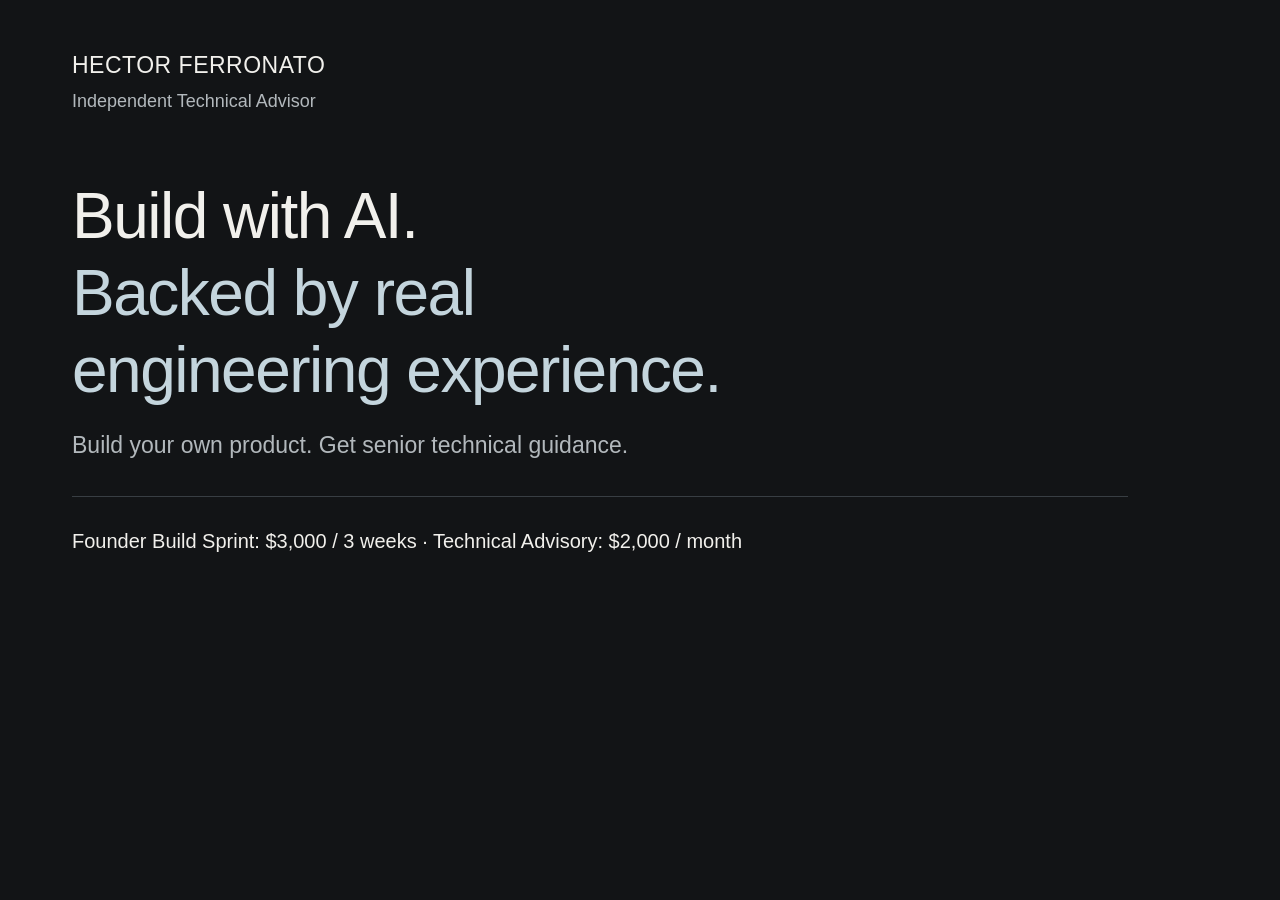
<file: scripts/social-preview.html>
<!doctype html>
<html lang="en">
<head>
  <meta charset="utf-8">
  <title>Hector Ferronato — social preview source</title>
  <style>
    * { box-sizing: border-box; }
    html, body { margin: 0; width: 1200px; height: 630px; }
    body { padding: 52px 72px; background: #121416; color: #f1f0ec; font-family: Arial, sans-serif; }
    .name { margin: 0; font-size: 23px; font-weight: 400; letter-spacing: .5px; }
    .role { margin: 12px 0 0; color: #b2b8bc; font-size: 18px; }
    h1 { margin: 66px 0 24px; font-size: 64px; font-weight: 400; line-height: 1.2; letter-spacing: -1.5px; }
    h1 span { color: #c4d5dd; }
    .support { margin: 0; font-size: 23px; color: #b2b8bc; }
    .offers { margin: 37px 0 0; padding-top: 33px; border-top: 1px solid #383e43; font-size: 20px; }
  </style>
</head>
<body>
  <p class="name">HECTOR FERRONATO</p>
  <p class="role">Independent Technical Advisor</p>
  <h1>Build with AI.<br><span>Backed by real<br>engineering experience.</span></h1>
  <p class="support">Build your own product. Get senior technical guidance.</p>
  <p class="offers">Founder Build Sprint: $3,000 / 3 weeks · Technical Advisory: $2,000 / month</p>
</body>
</html>
</file>
<file: assets/style.css>
:root {
  color-scheme: dark;
  --background: #121416;
  --surface: #1b1e21;
  --surface-hover: #24292e;
  --text: #f1f0ec;
  --muted: #b2b8bc;
  --border: #383e43;
  --accent: #c4d5dd;
  --inset: 28px;
  --portrait-size: 320px;
  font-family: Inter, -apple-system, BlinkMacSystemFont, "Segoe UI", Arial, sans-serif;
  font-synthesis: none;
}
* { box-sizing: border-box; }
[hidden] { display: none !important; }
html { scroll-behavior: smooth; scroll-padding-top: 24px; }
body { margin: 0; background: var(--background); color: var(--text); font-size: 15px; line-height: 1.7; -webkit-font-smoothing: antialiased; }
a { color: inherit; text-decoration: none; }
a:hover { color: var(--accent); }
a:focus-visible, summary:focus-visible { outline: 2px solid var(--accent); outline-offset: 5px; }
img { display: block; max-width: 100%; }
svg { flex-shrink: 0; }
p { margin: 0 0 20px; color: var(--muted); }
h1, h2, h3 { margin: 0; font-weight: 500; line-height: 1.16; letter-spacing: -.04em; }
.wrap { width: min(1200px, calc(100% - 96px)); margin-inline: auto; }
.arrow-icon { display: inline-block; width: 14px; height: 14px; vertical-align: -1px; }
.eyebrow { color: var(--accent); font-size: 10px; line-height: 1.6; letter-spacing: .12em; text-transform: uppercase; }
/* An editorial split hero, with a real portrait and its introduction below. */
.hero { padding-block: 48px 24px; }
.hero-layout { display: grid; grid-template-columns: minmax(0, 1fr) var(--portrait-size); align-items: start; column-gap: 64px; }
.hero-message { grid-column: 1; grid-row: 1; }
.hero-evidence { grid-column: 1; grid-row: 2; }
.hero-message .eyebrow { margin-bottom: 17px; }
.hero h1 { font-size: clamp(38px, 3.6vw, 52px); line-height: 1.12; letter-spacing: -.046em; max-width: 670px; }
.hero h1 > span { color: var(--accent); }
.hero-support { font-size: 17px; line-height: 1.7; max-width: 570px; margin: 16px 0 0; }
.hero-proof { display: grid; grid-template-columns: repeat(3, minmax(0, 1fr)); gap: 24px; max-width: 680px; margin: 18px 0 0; padding: 0; list-style: none; }
.hero-proof strong { display: block; color: var(--text); font-size: 32px; font-weight: 500; line-height: 1.15; letter-spacing: -.035em; white-space: nowrap; }
.hero-proof .proof-unit { font-size: .7em; }
.proof-label { display: block; margin-top: 6px; color: var(--muted); font-size: 14px; line-height: 1.45; }
.hero-teaching { max-width: 650px; margin: 16px 0 0; font-size: 15px; line-height: 1.7; }
.hero-actions { grid-column: 1; grid-row: 3; display: flex; flex-wrap: wrap; gap: 12px; margin-top: 16px; }
.button { display: inline-flex; align-items: center; justify-content: space-between; gap: 28px; min-height: 48px; padding: 12px 20px; background: var(--text); border: 1px solid var(--text); border-radius: 2px; color: var(--background); font-size: 13px; font-weight: 500; transition: background .18s, border-color .18s; }
.button:hover { background: var(--accent); border-color: var(--accent); color: var(--background); }
.button.secondary { background: transparent; border-color: #606b72; color: var(--text); }
.button.secondary:hover { background: var(--surface-hover); border-color: var(--accent); }
.hero-profile { grid-column: 2; grid-row: 1 / span 3; width: min(100%, var(--portrait-size)); margin: 0; justify-self: end; align-self: start; }
.hero-portrait { width: 100%; overflow: hidden; border: 1px solid var(--border); border-radius: 3px; aspect-ratio: 1; }
.hero-portrait img { width: 100%; height: 100%; object-fit: cover; object-position: 50% 10%; }
.hero-profile figcaption { margin-top: 14px; }
.hero-profile figcaption p { margin: 0; font-size: 16px; color: var(--text); line-height: 1.5; }
.hero-profile .profile-identity > span { display: block; font-size: 12px; color: var(--muted); line-height: 1.65; margin-top: 3px; text-wrap: pretty; }
.hero-profile figcaption .profile-story { margin: 10px 0 0; color: var(--muted); font-size: 12px; line-height: 1.65; }
.background-link { display: inline-flex; align-items: baseline; gap: 6px; min-height: 44px; margin-top: 14px; color: var(--text); font-size: 14px; font-weight: 500; line-height: 1.7; text-decoration: underline; text-underline-offset: 4px; text-decoration-color: var(--accent); }
.background-link:hover { color: var(--accent); text-decoration-color: currentColor; }
/* The services are the visual and commercial center of the page. */
.services { border-top: 1px solid var(--border); padding-block: 30px 46px; }
.section-heading { display: flex; align-items: baseline; justify-content: space-between; gap: 24px; margin-bottom: 24px; }
.section-heading h2 { font-size: clamp(26px, 2.4vw, 31px); }
.section-heading p { font-size: 12px; margin-bottom: 0; }
.service-jumps { display: none; }
.mobile-service-link, .page-jumps { display: none; }
.service-panels { display: grid; grid-template-columns: repeat(2, minmax(0, 1fr)); gap: 0 24px; }
/* Shared content-driven rows align both offers without fixed text heights. */
.service-panel { display: grid; grid-row: span 6; grid-template-rows: subgrid; overflow: hidden; background: var(--surface); border: 1px solid var(--border); border-radius: 3px; text-align: left; transition: border-color .18s; }
.service-panel:focus-within { border-color: #78858c; }
.panel-heading { padding: 23px var(--inset) 12px; }
.panel-heading .eyebrow { margin-bottom: 11px; font-size: 9px; letter-spacing: .13em; }
.panel-heading h3 { font-size: 28px; line-height: 1.2; letter-spacing: -.04em; }
.service-photo-frame { width: 100%; margin: 0; border-block: 1px solid var(--border); overflow: hidden; }
.service-photo-frame img { width: 100%; height: 260px; object-fit: cover; background: var(--background); }
.service-photo[data-service-image="build"] { object-position: 50% 50%; }
.service-photo[data-service-image="advisory"] { object-position: 50% 50%; }
.service-audience { color: var(--text); font-size: 16px; line-height: 1.5; font-weight: 400; letter-spacing: -.015em; margin: 0; padding: 0 var(--inset) 18px; }
.engagement { margin-inline: var(--inset); padding-block: 16px 20px; border-top: 1px solid var(--border); }
.price { color: var(--text); font-size: 28px; line-height: 1.25; font-weight: 500; letter-spacing: -.035em; margin-bottom: 9px; }
.price > span { color: var(--muted); font-size: 13px; font-weight: 400; letter-spacing: 0; }
.engagement-duration { font-size: 13px; margin: 0; }
.service-scope { margin: 0; padding: 0 var(--inset) 20px; list-style: none; color: var(--muted); font-size: 13px; line-height: 1.65; }
.service-scope li { position: relative; padding-left: 13px; }
.service-scope li + li { margin-top: 7px; }
.service-scope li::before { content: "·"; position: absolute; left: 0; color: var(--accent); }
.panel-actions { display: grid; grid-template-columns: repeat(2, minmax(0, 1fr)); gap: 12px; margin-inline: var(--inset); padding-block: 16px 18px; border-top: 1px solid var(--border); }
.panel-actions .button { min-width: 0; justify-content: center; padding-inline: 10px; gap: 8px; }
.panel-details { align-self: stretch; white-space: normal; }
.work-example { display: grid; grid-template-columns: minmax(0, .55fr) minmax(0, 1.45fr); gap: 32px; margin-top: 32px; padding-top: 28px; border-top: 1px solid var(--border); }
.work-example .eyebrow { margin-bottom: 8px; }
.work-example h3 { font-size: 25px; }
.work-example p { max-width: 70ch; font-size: 14px; margin-bottom: 0; }
.work-example .eyebrow { font-size: 10px; }
.case-example > p { max-width: 70ch; }
.case-example .case-person { margin-top: -10px; font-size: 14px; }
.case-facts { display: grid; grid-template-columns: repeat(3, minmax(0, 1fr)); gap: 32px; margin: 28px 0 0; }
.case-facts > div { border-top: 1px solid var(--border); padding-top: 16px; }
.case-facts dt { font-size: 17px; color: var(--text); margin-bottom: 10px; }
.case-facts dd { margin: 0; font-size: 14px; color: var(--muted); }
.reading-list { margin: 0 0 20px; padding-left: 20px; color: var(--muted); font-size: 14px; }
.reading-list li + li { margin-top: 10px; }
.scope-details summary { min-height: 44px; cursor: pointer; font-size: 22px; line-height: 1.4; letter-spacing: -.04em; color: var(--text); }
.scope-details[open] summary { margin-bottom: 17px; }
/* Contact shares one compact footer with the identity and social link. */
.footer { border-top: 1px solid var(--border); padding-block: 22px; }
.footer-meta { display: grid; grid-template-columns: minmax(0, 1fr) auto minmax(0, 1fr); align-items: center; gap: 24px; }
.footer-identity { display: flex; flex-direction: column; gap: 4px; font-size: 12px; }
.footer-identity span { font-size: 10px; color: var(--muted); }
.footer nav { display: flex; align-items: center; justify-self: end; gap: 25px; font-size: 12px; }
.footer nav a { display: inline-flex; align-items: center; gap: 15px; min-height: 44px; }
.footer-contact { justify-content: center; min-width: 180px; min-height: 44px; padding: 10px 18px; font-size: 14px; gap: 16px; background: var(--surface); border-color: var(--border); color: var(--muted); }
.footer-contact:hover { background: var(--surface-hover); border-color: #606b72; color: var(--text); }
.skip { position: absolute; top: -100px; left: 20px; padding: 10px 18px; background: var(--text); color: var(--background); z-index: 10; }
.skip:focus { top: 10px; }
/* Existing detail routes retain their full scope and readable explanations. */
.service-intro { padding-top: 28px; padding-bottom: 38px; }
.service-hero-layout { display: grid; grid-template-columns: minmax(0, 1fr) var(--portrait-size); column-gap: 64px; align-items: start; }
.service-hero-copy, .service-hero-layout > .service-offer, .service-hero-layout > .contact-note, .service-hero-layout > .page-jumps { grid-column: 1; }
.service-profile { grid-row: 1 / span 4; }
.service-hero-copy .lead { margin-bottom: 0; }
.breadcrumb { min-height: 44px; gap: 10px; margin-bottom: 24px; }
.breadcrumb > span { font-size: 18px; line-height: 1; }
.service-intro .eyebrow { margin-bottom: 16px; }
.service-intro h1 { font-size: clamp(35px, 4.3vw, 54px); max-width: 900px; margin-bottom: 21px; }
.lead { font-size: 18px; line-height: 1.65; max-width: 700px; }
.service-offer { display: flex; justify-content: space-between; align-items: center; gap: 30px; margin-top: 30px; border-top: 1px solid var(--border); padding-top: 24px; }
.service-offer p { font-size: 13px; margin-bottom: 3px; }
.service-offer .offer-price { font-size: 27px; color: var(--text); font-weight: 500; letter-spacing: -.03em; margin-bottom: 8px; }
.inquiry-next { display: flex; align-items: center; justify-content: space-between; gap: 32px; padding-top: 32px; }
.inquiry-next h2 { font-size: clamp(26px, 2.4vw, 32px); }
.inquiry-next p { max-width: 54ch; margin: 12px 0 0; font-size: 14px; }
.inquiry-next > .button { flex-shrink: 0; }
.contact-note { font-size: 11px; margin-top: 18px; margin-bottom: 0; }
.detail-section { padding-block: 44px; border-top: 1px solid var(--border); }
.detail-section .eyebrow { margin-bottom: 16px; }
.detail-section h2 { font-size: clamp(27px, 2.8vw, 37px); margin-bottom: 23px; }
.detail-section h3 { font-size: 22px; margin-bottom: 17px; }
.detail-grid { display: grid; grid-template-columns: minmax(0, 1fr) minmax(0, 1fr); gap: 64px; align-items: center; }
.detail-grid p { font-size: 14px; line-height: 1.85; }
.detail-grid p:last-child { margin-bottom: 0; }
.detail-grid--text-only { grid-template-columns: minmax(0, 740px); }
.detail-media { width: min(100%, 440px); justify-self: end; }
.detail-media img { width: 100%; height: auto; object-fit: cover; border: 1px solid var(--border); border-radius: 3px; }
.three-columns { display: grid; grid-template-columns: repeat(3, minmax(0, 1fr)); gap: 35px; margin-top: 30px; }
.three-columns article { padding-top: 20px; border-top: 1px solid var(--border); }
.step { color: var(--accent); font-size: 10px; letter-spacing: .08em; }
.three-columns h3 { margin-top: 15px; }
.three-columns p { font-size: 14px; line-height: 1.8; }
.fine { font-size: 11px; margin-top: 18px; }
.scope-band { background: var(--surface); border-block: 1px solid var(--border); }
.scope-band .detail-section { border-top: 0; align-items: start; }
.text-link { display: inline-flex; align-items: center; gap: 12px; min-height: 44px; color: var(--accent); border-bottom: 1px solid var(--border); font-size: 12px; margin-top: 8px; }
.detail-page .footer { margin-top: 38px; }
/* Hosted forms load only after an explicit click; original links remain usable. */
.form-open { overflow: hidden; }
.form-dialog { width: min(720px, calc(100% - 48px)); max-width: none; height: min(760px, calc(100vh - 48px)); height: min(760px, calc(100dvh - 48px)); max-height: calc(100dvh - 48px); margin: auto; padding: 0; border: 1px solid var(--border); border-radius: 4px; background: var(--surface); color: var(--text); }
.form-dialog[open] { display: flex; flex-direction: column; }
.form-dialog::backdrop { background: rgb(0 0 0 / .72); }
.form-dialog-header { display: flex; align-items: center; justify-content: space-between; gap: 18px; padding: 12px 20px; }
.form-dialog-header h2 { min-width: 0; font-size: 20px; line-height: 1.3; letter-spacing: -.025em; }
.form-dialog-close { display: inline-flex; align-items: center; gap: 10px; flex-shrink: 0; min-height: 44px; padding: 8px 12px; border: 1px solid var(--border); border-radius: 2px; background: transparent; color: var(--text); font: inherit; font-size: 13px; cursor: pointer; }
.form-dialog-close:hover { background: var(--surface-hover); }
.form-dialog-close:focus-visible { outline: 2px solid var(--accent); outline-offset: 3px; }
.form-dialog-body { position: relative; flex: 1; min-height: 0; background: #fff; }
.form-dialog-frame { display: block; width: 100%; height: 100%; border: 0; background: #fff; }
.form-dialog-loading { position: absolute; inset: 0; display: grid; place-items: center; margin: 0; padding: 24px; color: #363b40; background: #fff; font-size: 14px; pointer-events: none; }
.form-dialog-footer { margin: 0; padding: 6px 20px; border-top: 1px solid var(--border); }
.form-dialog-footer a { display: inline-flex; align-items: center; min-height: 44px; font-size: 13px; text-decoration: underline; text-underline-offset: 4px; }
@media (max-width: 1050px) {
  :root { --portrait-size: 280px; }
  .wrap { width: calc(100% - 64px); }
  .hero h1 { font-size: 46px; }
  .hero-layout { column-gap: 40px; }
  .service-hero-layout { column-gap: 40px; }
  .hero-actions .button { padding-inline: 15px; gap: 18px; }
  .service-photo-frame img { height: 220px; }
  .detail-grid { gap: 38px; }
}
@media (max-width: 800px) {
  .panel-heading h3 { font-size: 25px; }
  .section-heading { align-items: flex-start; }
  .section-heading p { max-width: 170px; }
}
@media (max-width: 700px) {
  :root { --inset: 22px; --portrait-size: 144px; }
  .wrap { width: calc(100% - 40px); }
  .hero { padding-block: 44px 30px; }
  .hero-layout { grid-template-columns: 1fr; gap: 0; }
  .hero-message, .hero-evidence, .hero-actions { grid-column: auto; grid-row: auto; }
  .hero-message, .hero-evidence { text-align: center; }
  .hero-message .eyebrow { font-size: 9px; letter-spacing: .08em; margin-bottom: 16px; }
  .hero h1 { font-size: clamp(32px, 7.8vw, 40px); line-height: 1.15; letter-spacing: -.04em; text-wrap: balance; }
  .hero-support { font-size: 16px; line-height: 1.65; margin: 16px auto 0; max-width: 38ch; }
  .mobile-service-link { display: inline-flex; align-items: center; gap: 10px; min-height: 44px; margin-top: 8px; font-size: 13px; color: var(--accent); text-decoration: underline; text-underline-offset: 4px; }
  .page-jumps { display: flex; flex-wrap: wrap; gap: 4px 20px; margin-top: 18px; }
  .page-jumps a { display: inline-flex; align-items: center; min-height: 44px; font-size: 13px; color: var(--accent); border-bottom: 1px solid var(--border); }
  .work-example { grid-template-columns: minmax(0, 1fr); gap: 14px; margin-top: 24px; padding-top: 24px; }
  .case-facts { grid-template-columns: minmax(0, 1fr); gap: 18px; margin-top: 22px; }
  .case-example > p:not(.eyebrow), .case-facts dd { font-size: 15px; }
  .hero-proof { gap: 12px; margin-top: 18px; }
  .hero-proof strong { font-size: 28px; }
  .hero-profile { grid-column: auto; grid-row: auto; display: grid; grid-template-columns: clamp(96px, 28vw, var(--portrait-size)) minmax(0, 1fr); align-items: start; gap: 16px; width: 100%; max-width: 480px; justify-self: center; margin-top: 20px; padding-block: 20px; border-block: 1px solid var(--border); text-align: left; }
  .hero-portrait { width: 100%; margin: 0; }
  .hero-profile figcaption { display: contents; }
  .hero-profile .profile-identity { grid-column: 2; min-width: 0; }
  .hero-profile figcaption .profile-story { grid-column: 1 / -1; margin: 0; text-align: center; }
  .hero-profile .background-link { grid-column: 1 / -1; margin-top: 0; align-items: center; justify-content: center; text-align: center; }
  .hero-profile .profile-identity p { font-size: 18px; }
  .hero-profile .profile-identity > span { font-size: 14px; text-wrap: wrap; }
  .hero-actions { display: grid; grid-template-columns: 1fr; width: 100%; gap: 10px; margin-top: 20px; }
  .hero-actions .button { min-width: 0; min-height: 50px; font-size: 12px; padding: 12px; gap: 10px; justify-content: center; }
  .hero-actions .arrow-icon { width: 12px; height: 12px; }
  .services { padding-top: 26px; padding-bottom: 28px; }
  .section-heading { display: block; margin-bottom: 22px; }
  .section-heading h2 { font-size: 25px; }
  .section-heading p { max-width: none; margin-top: 8px; font-size: 12px; }
  .service-jumps { display: grid; grid-template-columns: repeat(2, minmax(0, 1fr)); gap: 16px; margin-bottom: 22px; }
  .service-jumps a { display: flex; align-items: center; justify-content: space-between; gap: 8px; min-height: 44px; padding-block: 8px; border-bottom: 1px solid var(--border); font-size: 13px; }
  .service-panels { grid-template-columns: 1fr; gap: 22px; }
  .service-panel { grid-row: auto; grid-template-rows: auto; }
  .panel-actions { gap: 8px; }
  .panel-heading { padding-top: 21px; padding-bottom: 12px; }
  .panel-heading h3 { font-size: 26px; }
  .panel-heading .eyebrow { margin-bottom: 9px; }
  .service-photo-frame img { height: auto; aspect-ratio: 16 / 10; }
  .service-audience { font-size: 16px; }
  .engagement { padding-block: 16px 18px; }
  .price { font-size: 27px; }
  .footer { padding-block: 18px; }
  .footer-meta { grid-template-columns: minmax(0, 1fr) auto; gap: 0 16px; }
  .footer-identity { grid-column: 1; grid-row: 1; }
  .footer-contact { grid-column: 2; grid-row: 1 / span 2; min-width: 0; padding-inline: 14px; font-size: 13px; gap: 12px; }
  .footer nav { grid-column: 1; grid-row: 2; justify-self: start; gap: 15px; font-size: 11px; flex-wrap: wrap; }
  .footer nav a { gap: 8px; }
  .footer .arrow-icon { width: 12px; height: 12px; }
  .service-intro { padding-top: 22px; padding-bottom: 32px; }
  .service-hero-layout { grid-template-columns: minmax(0, 1fr); }
  .service-hero-copy, .service-hero-layout > .service-offer, .service-hero-layout > .contact-note, .service-hero-layout > .page-jumps, .service-profile { grid-column: auto; grid-row: auto; }
  .service-profile { gap: 8px 16px; padding-block: 16px; }
  .service-profile .hero-portrait { grid-row: 1 / span 2; }
  .service-profile .background-link { grid-column: 2; justify-content: flex-start; text-align: left; font-size: 13px; }
  .service-hero-layout > .service-offer { margin-top: 0; border-top: 0; padding-top: 22px; }
  .breadcrumb { margin-bottom: 20px; }
  .service-intro h1 { font-size: 36px; }
  .lead { font-size: 17px; }
  .service-offer { flex-direction: column; align-items: flex-start; gap: 22px; margin-top: 25px; }
  .inquiry-next { flex-direction: column; align-items: stretch; gap: 20px; }
  .inquiry-next > .button { justify-content: center; }
  .service-offer .offer-price { font-size: 25px; }
  .service-offer p { font-size: 12px; }
  .detail-section { padding-block: 34px; }
  .detail-section h2 { font-size: 29px; }
  .detail-grid { grid-template-columns: 1fr; gap: 25px; }
  .detail-media { justify-self: start; }
  .three-columns { grid-template-columns: 1fr; gap: 22px; }
  .three-columns p { margin-bottom: 0; }
  .detail-page .footer { margin-top: 30px; }
  .form-dialog { width: 100%; height: 100vh; height: 100dvh; max-height: 100dvh; margin: 0; border: 0; border-radius: 0; }
  .form-dialog-header { gap: 12px; padding-inline: 16px; }
  .form-dialog-header h2 { font-size: 18px; }
  .form-dialog-footer { padding-inline: 16px; }
}
@media (max-width: 360px) {
  .panel-actions { grid-template-columns: 1fr; }
  .hero-proof { grid-template-columns: 1fr; gap: 12px; }
  .hero-proof li { display: grid; grid-template-columns: minmax(0, 140px) minmax(0, 1fr); align-items: center; gap: 12px; text-align: left; }
  .proof-label { margin-top: 0; }
  .hero-actions .button { padding-inline: 16px; }
}
@media (prefers-reduced-motion: reduce) {
  html { scroll-behavior: auto; }
  *, *::before, *::after { transition: none !important; }
}
</file>
<file: assets/experience.css>
/* Experience is an editorial page; all rules stay within its own content. */
.exp-intro { padding-block: 28px 46px; }
.exp-intro-grid { display: grid; grid-template-columns: minmax(0, 1fr) var(--portrait-size); align-items: center; gap: 72px; }
.exp-intro-copy { max-width: 760px; }
.exp-intro .eyebrow { margin-bottom: 17px; }
.exp-intro h1 { max-width: 19ch; font-size: clamp(36px, 4vw, 54px); line-height: 1.13; letter-spacing: -.045em; }
.exp-lead { max-width: 64ch; margin: 24px 0 0; font-size: 18px; line-height: 1.75; }
.exp-portrait { width: min(100%, var(--portrait-size)); margin: 0; }
.exp-portrait > div { overflow: hidden; border: 1px solid var(--border); border-radius: 3px; }
.exp-portrait img { display: block; width: 100%; height: auto; aspect-ratio: 1; object-fit: cover; object-position: 50% 10%; }
.exp-portrait figcaption { margin-top: 12px; color: var(--muted); font-size: 12px; }
.exp-section { display: grid; grid-template-columns: minmax(0, .8fr) minmax(0, 1.4fr); gap: 84px; border-top: 1px solid var(--border); padding-block: 45px; }
.exp-section-heading .eyebrow { margin-bottom: 17px; }
.exp-section h2, .exp-ventures h2 { max-width: 22ch; font-size: clamp(28px, 2.7vw, 37px); line-height: 1.2; letter-spacing: -.035em; }
.exp-reading { max-width: 68ch; }
.exp-reading > p { font-size: 15px; line-height: 1.9; margin-bottom: 20px; }
.exp-reading > p:last-child { margin-bottom: 0; }
.exp-domains { display: grid; grid-template-columns: repeat(2, minmax(0, 1fr)); list-style: none; gap: 24px 28px; margin: 28px 0 0; padding: 0; }
.exp-domains li { padding-top: 17px; border-top: 1px solid var(--border); }
.exp-domains h3 { margin-bottom: 10px; font-size: 18px; line-height: 1.3; letter-spacing: -.025em; }
.exp-domains p { margin: 0; font-size: 13px; line-height: 1.8; }
.exp-ventures { border-top: 1px solid var(--border); padding-block: 45px 24px; }
.exp-ventures-heading { display: grid; grid-template-columns: minmax(0, .8fr) minmax(0, 1.4fr); align-items: start; gap: 84px; margin-bottom: 28px; }
.exp-ventures-heading .eyebrow { margin-bottom: 17px; }
.exp-ventures-heading > p { max-width: 68ch; margin: 0; font-size: 15px; line-height: 1.9; }
.exp-venture-list { display: grid; grid-template-columns: repeat(2, minmax(0, 1fr)); gap: 20px; }
.exp-venture { display: flex; flex-direction: column; gap: 16px; padding: 28px; background: var(--surface); border: 1px solid var(--border); border-radius: 3px; }
.exp-venture h3 { margin-bottom: 9px; font-size: 22px; line-height: 1.25; letter-spacing: -.03em; }
.exp-venture-role { color: var(--accent); font-size: 12px; line-height: 1.7; margin-bottom: 0; }
.exp-venture > p { max-width: 68ch; margin: 0; font-size: 15px; line-height: 1.9; }
.exp-relevance { padding-bottom: 38px; }
.exp-service-links { display: flex; flex-wrap: wrap; gap: 16px 28px; margin-top: 24px; }
.exp-service-links .text-link { margin-top: 0; font-size: 13px; }
@media (max-width: 1050px) {
  .exp-intro-grid { gap: 40px; }
  .exp-section, .exp-ventures-heading { grid-template-columns: minmax(0, .8fr) minmax(0, 1.4fr); gap: 40px; }
  .exp-domains { grid-template-columns: 1fr; gap: 20px; }
}
@media (max-width: 700px) {
  .exp-intro { padding-block: 22px 34px; }
  .exp-intro-grid { grid-template-columns: minmax(0, 1fr); gap: 25px; }
  .exp-intro h1 { max-width: 20ch; font-size: clamp(33px, 8.5vw, 41px); line-height: 1.18; }
  .exp-lead { font-size: 16px; line-height: 1.8; margin-top: 21px; }
  .exp-portrait figcaption { margin-top: 9px; }
  .exp-section { grid-template-columns: minmax(0, 1fr); gap: 23px; padding-block: 33px; }
  .exp-section-heading .eyebrow, .exp-ventures-heading .eyebrow { margin-bottom: 14px; }
  .exp-section h2, .exp-ventures h2 { max-width: 24ch; font-size: 29px; line-height: 1.25; }
  .exp-reading > p, .exp-ventures-heading > p, .exp-venture > p { font-size: 15px; line-height: 1.85; }
  .exp-domains { margin-top: 25px; }
  .exp-domains h3 { font-size: 18px; }
  .exp-domains p { font-size: 14px; line-height: 1.8; }
  .exp-ventures { padding-block: 33px 12px; }
  .exp-ventures-heading { grid-template-columns: minmax(0, 1fr); gap: 23px; margin-bottom: 25px; }
  .exp-venture-list { grid-template-columns: minmax(0, 1fr); gap: 16px; }
  .exp-venture { padding: 22px; }
  .exp-service-links { gap: 15px 24px; }
}
</file>
